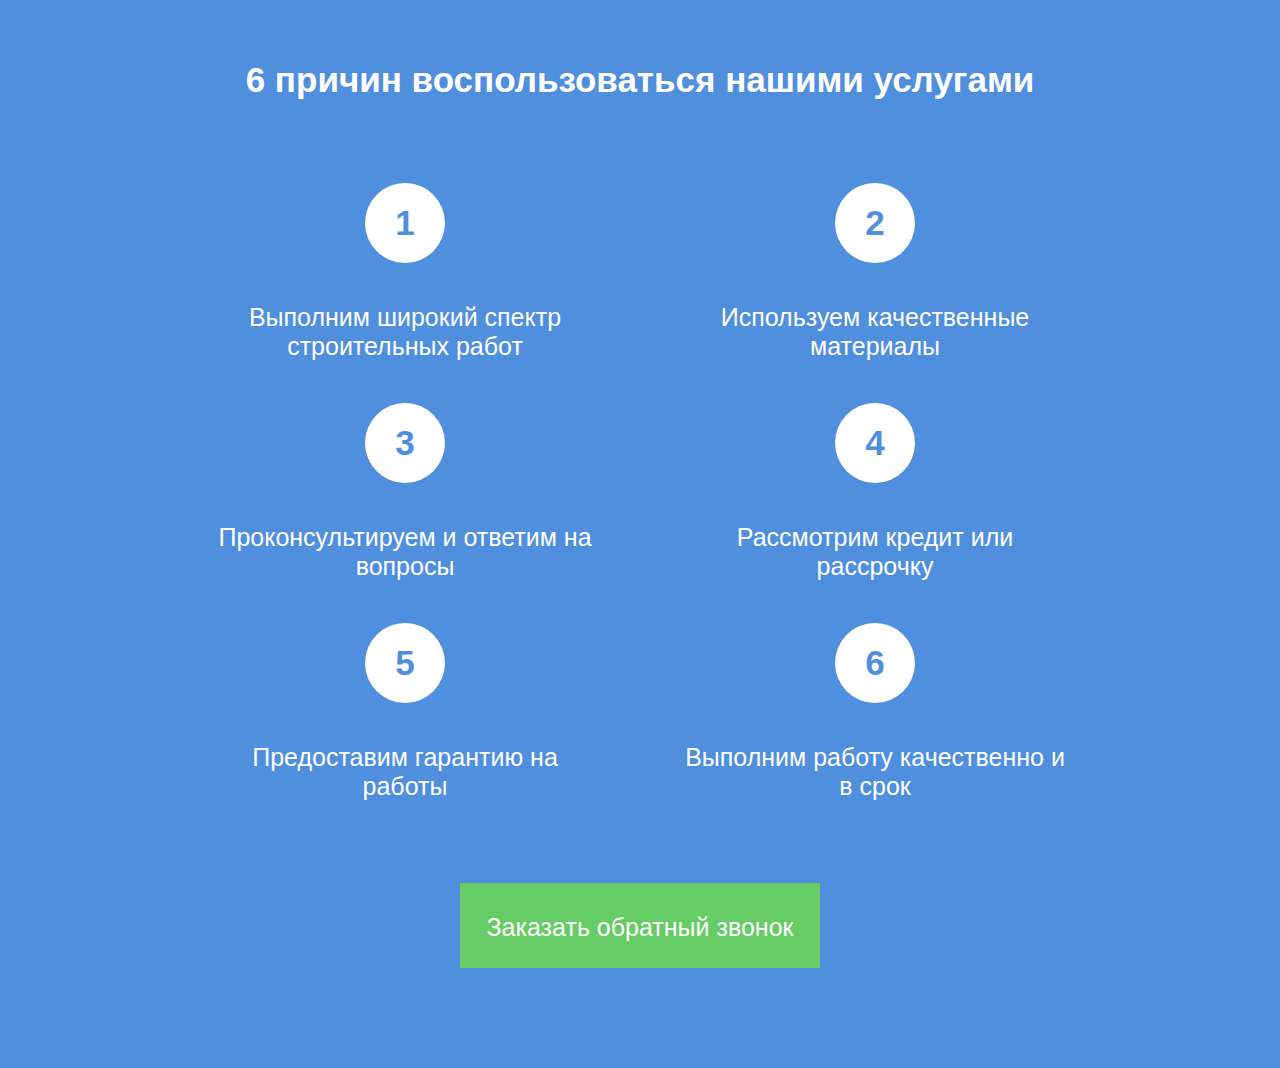
<file: 1/index.html>
<!DOCTYPE html>
    <html lang="en">
    <head>
        <meta charset="UTF-8">
        <meta http-equiv="X-UA-Compatible" content="IE=edge">
        <meta name="viewport" content="width=device-width, initial-scale=1.0">
        <meta name="viewport" content="width=device-width, user-scalable=no">
        <title>Document</title>
        <link rel="stylesheet" href="style.css" type="text/css"/>
    </head>
    <body>
        <section class = "main">
            <h1 class="title">6 причин воспользоваться нашими услугами</h1>
        <div class="container">
                <div class="block">
                    <div class="title-block">1</div>
                    <div class="text-block">Выполним широкий спектр <br> строительных работ</div>
                </div>
                <div class="block">
                    <div class="title-block">2</div>
                    <div class="text-block">Используем качественные <br> материалы</div>
                </div>
                <div class="block">
                    <div class="title-block">3</div>
                    <div class="text-block">Проконсультируем и ответим на <br> вопросы</div>
                </div>
                <div class="block">
                    <div class="title-block">4</div>
                    <div class="text-block">Рассмотрим кредит или <br> рассрочку</div>
                </div>
                <div class="block">
                    <div class="title-block">5</div>
                    <div class="text-block">Предоставим гарантию на <br> работы</div>
                </div>
                <div class="block">
                    <div class="title-block">6</div>
                    <div class="text-block">Выполним работу качественно и <br> в срок</div>
                </div>
                <div class="btn">
                    <div class="button">Заказать обратный звонок</div>
                </div>
        </div>
        </section>
</file>
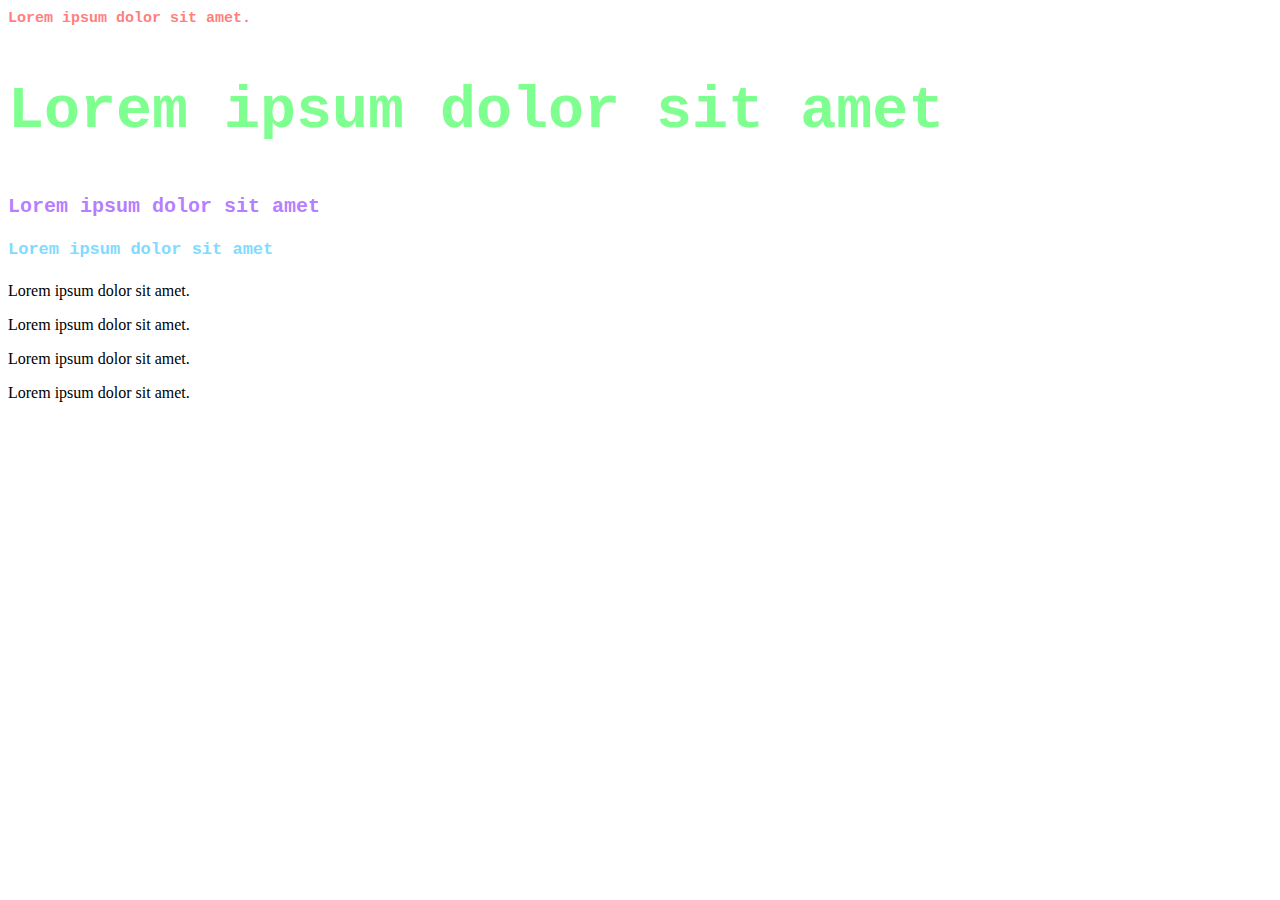
<file: dz1/index.html>
<!DOCTYPE html>
<html lang="en">
<head>
    <meta charset="UTF-8">
    <link rel="stylesheet" href="style.css">
    <meta http-equiv="X-UA-Compatible" content="IE=edge">
    <meta name="viewport" content="width=>, initial-scale=1.0">
    <title>Document</title>
</head>
<body>
    <h1>Lorem ipsum dolor sit amet.</h1>
    <h2>Lorem ipsum dolor sit amet</h2>
    <h3>Lorem ipsum dolor sit amet</h3>
    <h4>Lorem ipsum dolor sit amet</h4>
    <p class="safsf">Lorem ipsum dolor sit amet.</p>
    <p class="safsf">Lorem ipsum dolor sit amet.</p>
    <p class="safsf">Lorem ipsum dolor sit amet.</p>
    <p class="safsf">Lorem ipsum dolor sit amet.</p>
</body>
</html>
</file>
<file: 1/style.css>
body{
    margin: 0;
}

.main{
    background-color: #508fde;
}
.container{
    width: 100%;
    display: flex;
    flex-wrap: wrap;
    justify-content: center;
    align-content: flex-start;
}
.block{
    height: 150px;
    width: 450px;
    padding-top: 50px;
    margin: 10px;
}
.title{
    color: white;
    font-size: 35px;
    font-family: Arial, Helvetica, sans-serif;
    text-align: center;
    margin-top: auto;
    padding-top: 60px;
}

.title-block{
    font-size: 35px;
    color: #508fde;
    background-color: white;
    height: 60px;
    width: 80px;
    margin: 0px auto;
    text-align: center;
    border-radius: 50%;
    padding-top: 20px;
    font-weight: 700;
    font-family: Arial, Helvetica, sans-serif;
}

.text-block{
    text-align: center;
    padding-top: 40px;
    font-size: 25px;
    font-family: Arial, Helvetica, sans-serif;
    color: white;
}

.btn{
    margin: 0px 150px;
}

.button{
    padding-top: 25px;
    margin: 100px;
    border: 5px solid #66cc66;
    background-color: #66cc66;
    color: white;
    height: 50px;
    width: 350px;
    text-align: center;
    font-size: 25px;
    font-family: Arial, Helvetica, sans-serif;
}
</file>
<file: dz1/style.css>
h1{
    color:rgb(255, 127, 127);
    font-size: 15px;
    font-family: 'Courier New' , Courier , monospace;
    text-align: center 
    margin-top 30px;

}
h2{
    color:rgb(127, 255, 144);
    font-size: 60px;
    font-family: 'Courier New' , Courier , monospace;
    text-align: center 
    margin-top 20px;

}
h3{
    color:rgb(182, 127, 255);
    font-size: 20px;
    font-family: 'Courier New' , Courier , monospace;
    text-align: center 
    margin-top 15px;

}
h4{
    color:rgb(127, 219, 255);
    font-size: 17px;
    font-family: 'Courier New' , Courier , monospace;
    text-align: center 
    margin-top 10px;

}
</file>
